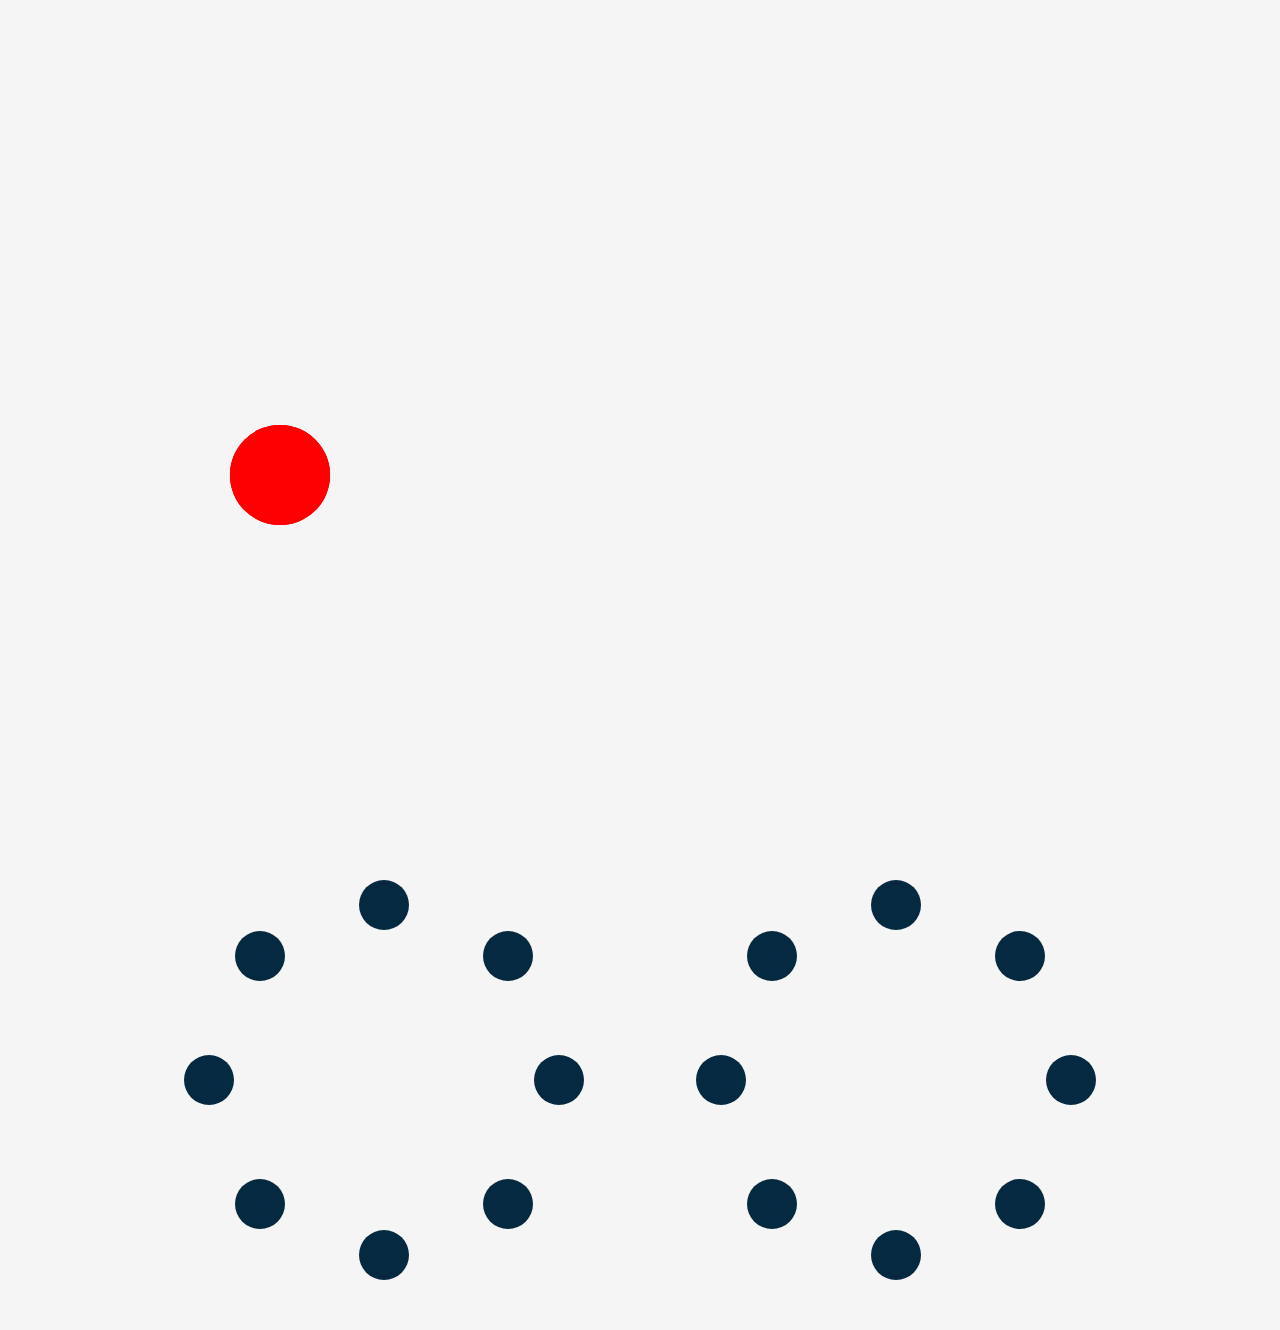
<file: index.html>
<!DOCTYPE html>
<html lang="en">
  <head>
    <meta charset="UTF-8" />
    <meta http-equiv="X-UA-Compatible" content="IE=edge" />
    <meta name="description" content="css animations">
    <meta name="viewport" content="width=device-width, initial-scale=1.0">
    <meta name="author" content="David Avendano" />

    <link rel="preconnect" href="https://fonts.googleapis.com">
    <link rel="preconnect" href="https://fonts.gstatic.com" crossorigin>
    <link href="https://fonts.googleapis.com/css2?family=Roboto&display=swap" rel="stylesheet">
    <link rel="stylesheet" href="./css/style.css">

    <title>css animations</title>

  </head>
  <body>
    <section>
      <div class="holder">
        <div class="mainball main1"></div>
        <div class="mainball main2"></div>
        <div class="mainball main3"></div>
      </div>
    </section>
    <section>
      <div class="animation animation1">
        <div class="ball ball1"></div>
        <div class="ball ball2"></div>
        <div class="ball ball3"></div>
        <div class="ball ball4"></div>
        <div class="ball ball5"></div>
        <div class="ball ball6"></div>
        <div class="ball ball7"></div>
        <div class="ball ball8"></div>
      </div>
      <div class="animation animation2">
        <div class="ball-b ball-b1"></div>
        <div class="ball-b ball-b2"></div>
        <div class="ball-b ball-b3"></div>
        <div class="ball-b ball-b4"></div>
        <div class="ball-b ball-b5"></div>
        <div class="ball-b ball-b6"></div>
        <div class="ball-b ball-b7"></div>
        <div class="ball-b ball-b8"></div>
      </div>
    </section>
  </body>
</html>
</file>
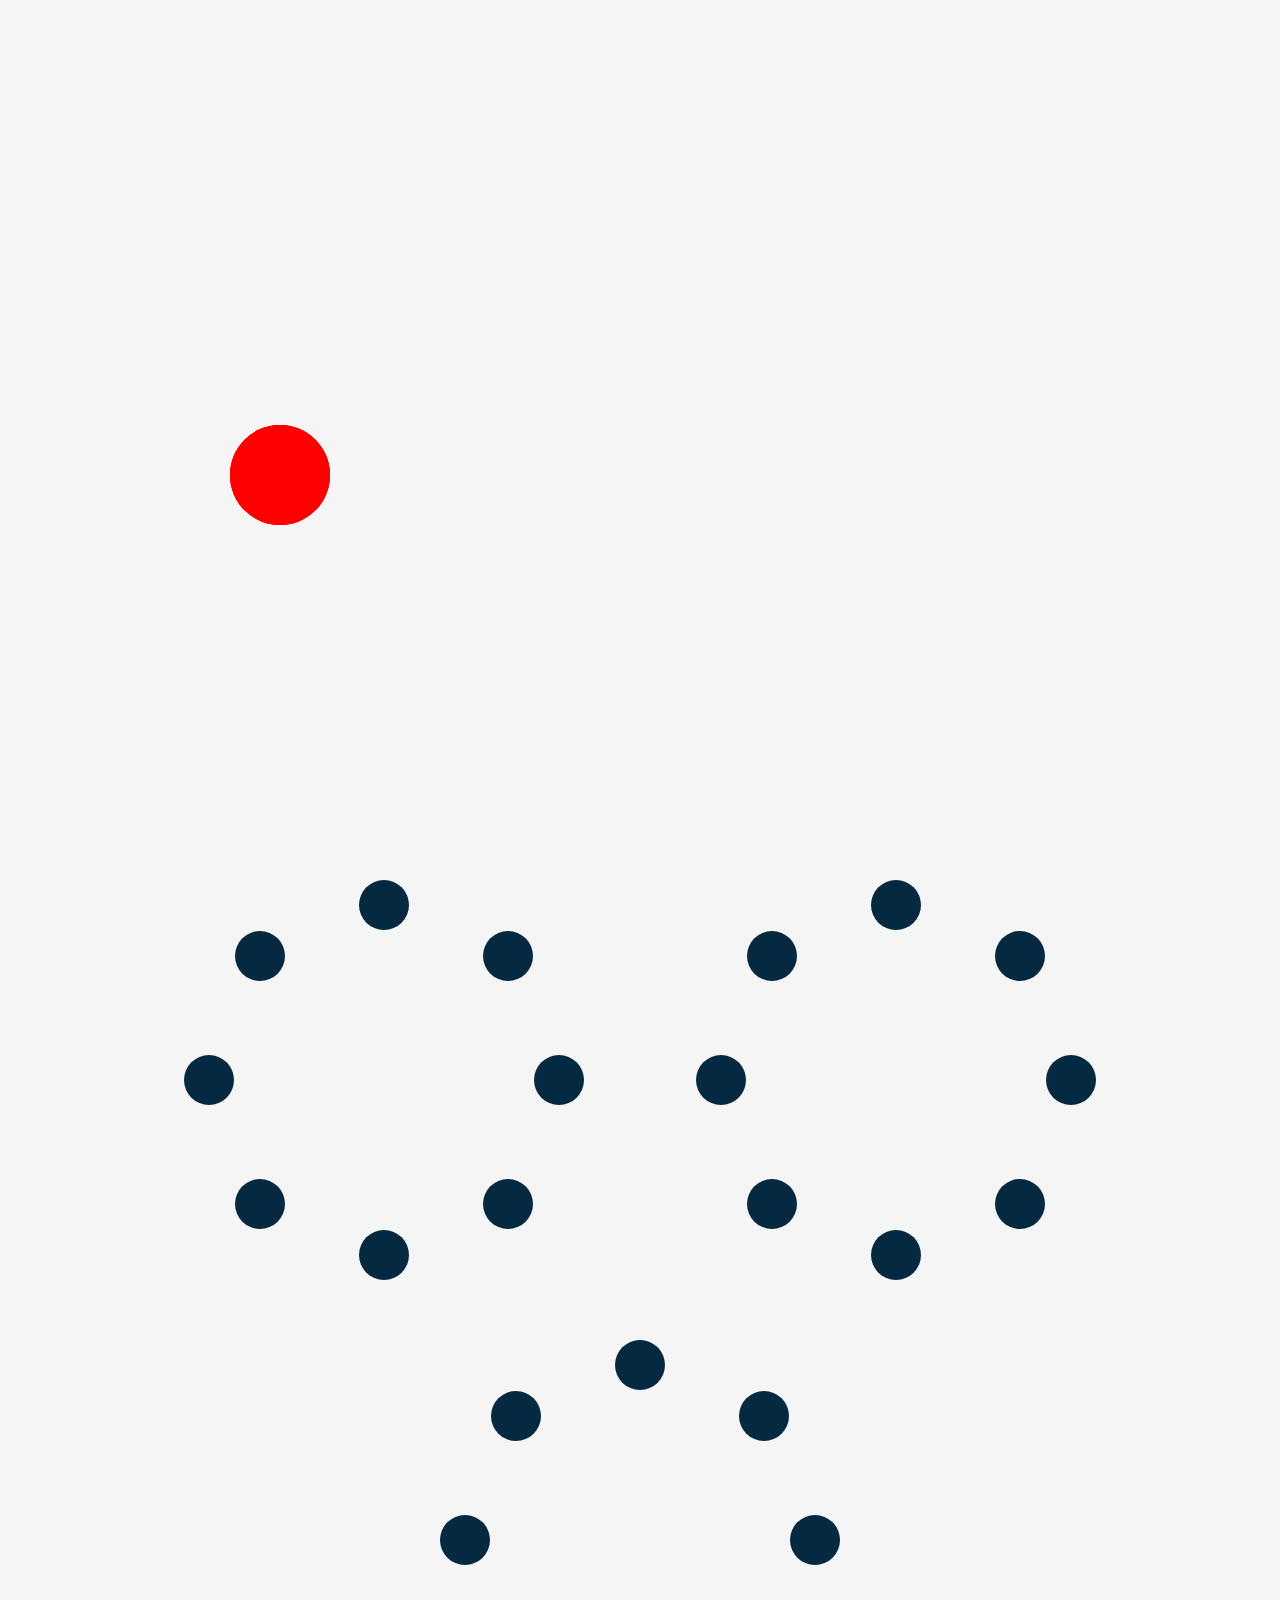
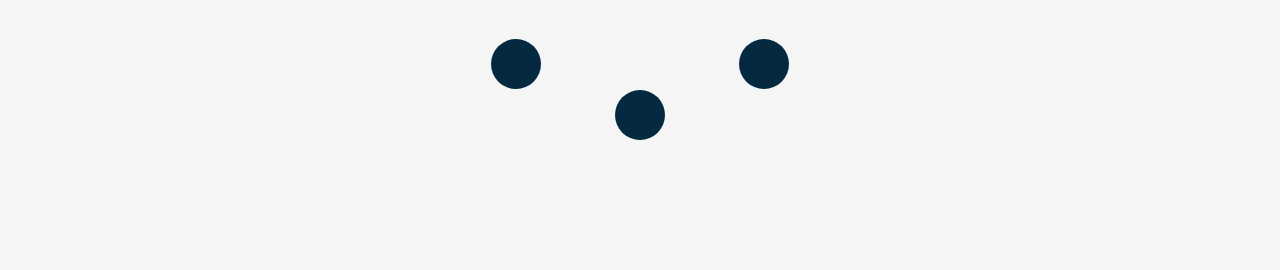
<file: css_animations.html>
<!DOCTYPE html>
<html lang="en">
  <head>
    <meta charset="UTF-8" />
    <meta http-equiv="X-UA-Compatible" content="IE=edge" />
    <meta name="description" content="css animations">
    <meta name="viewport" content="width=device-width, initial-scale=1.0">
    <meta name="author" content="David Avendano" />

    <link rel="preconnect" href="https://fonts.googleapis.com">
    <link rel="preconnect" href="https://fonts.gstatic.com" crossorigin>
    <link href="https://fonts.googleapis.com/css2?family=Roboto&display=swap" rel="stylesheet">
    <link rel="stylesheet" href="./css/style.css">

    <title>css animations</title>

  </head>
  <body>

    <section>
      <div class="holder">
        <div class="mainball main1"></div>
        <div class="mainball main2"></div>
        <div class="mainball main3"></div>
      </div>
    </section>
    
    <section class="page-end">
      <div class="animation animation1">
        <div class="ball ball1"></div>
        <div class="ball ball2"></div>
        <div class="ball ball3"></div>
        <div class="ball ball4"></div>
        <div class="ball ball5"></div>
        <div class="ball ball6"></div>
        <div class="ball ball7"></div>
        <div class="ball ball8"></div>
      </div>
      <div class="animation animation2">
        <div class="ball-b ball-b1"></div>
        <div class="ball-b ball-b2"></div>
        <div class="ball-b ball-b3"></div>
        <div class="ball-b ball-b4"></div>
        <div class="ball-b ball-b5"></div>
        <div class="ball-b ball-b6"></div>
        <div class="ball-b ball-b7"></div>
        <div class="ball-b ball-b8"></div>
      </div>
      <div class="animation animation3">
        <div class="ball-c ball-c1"></div>
        <div class="ball-c ball-c2"></div>
        <div class="ball-c ball-c3"></div>
        <div class="ball-c ball-c4"></div>
        <div class="ball-c ball-c5"></div>
        <div class="ball-c ball-c6"></div>
        <div class="ball-c ball-c7"></div>
        <div class="ball-c ball-c8"></div>
      </div>
    </section>
    
  </body>
</html>
</file>
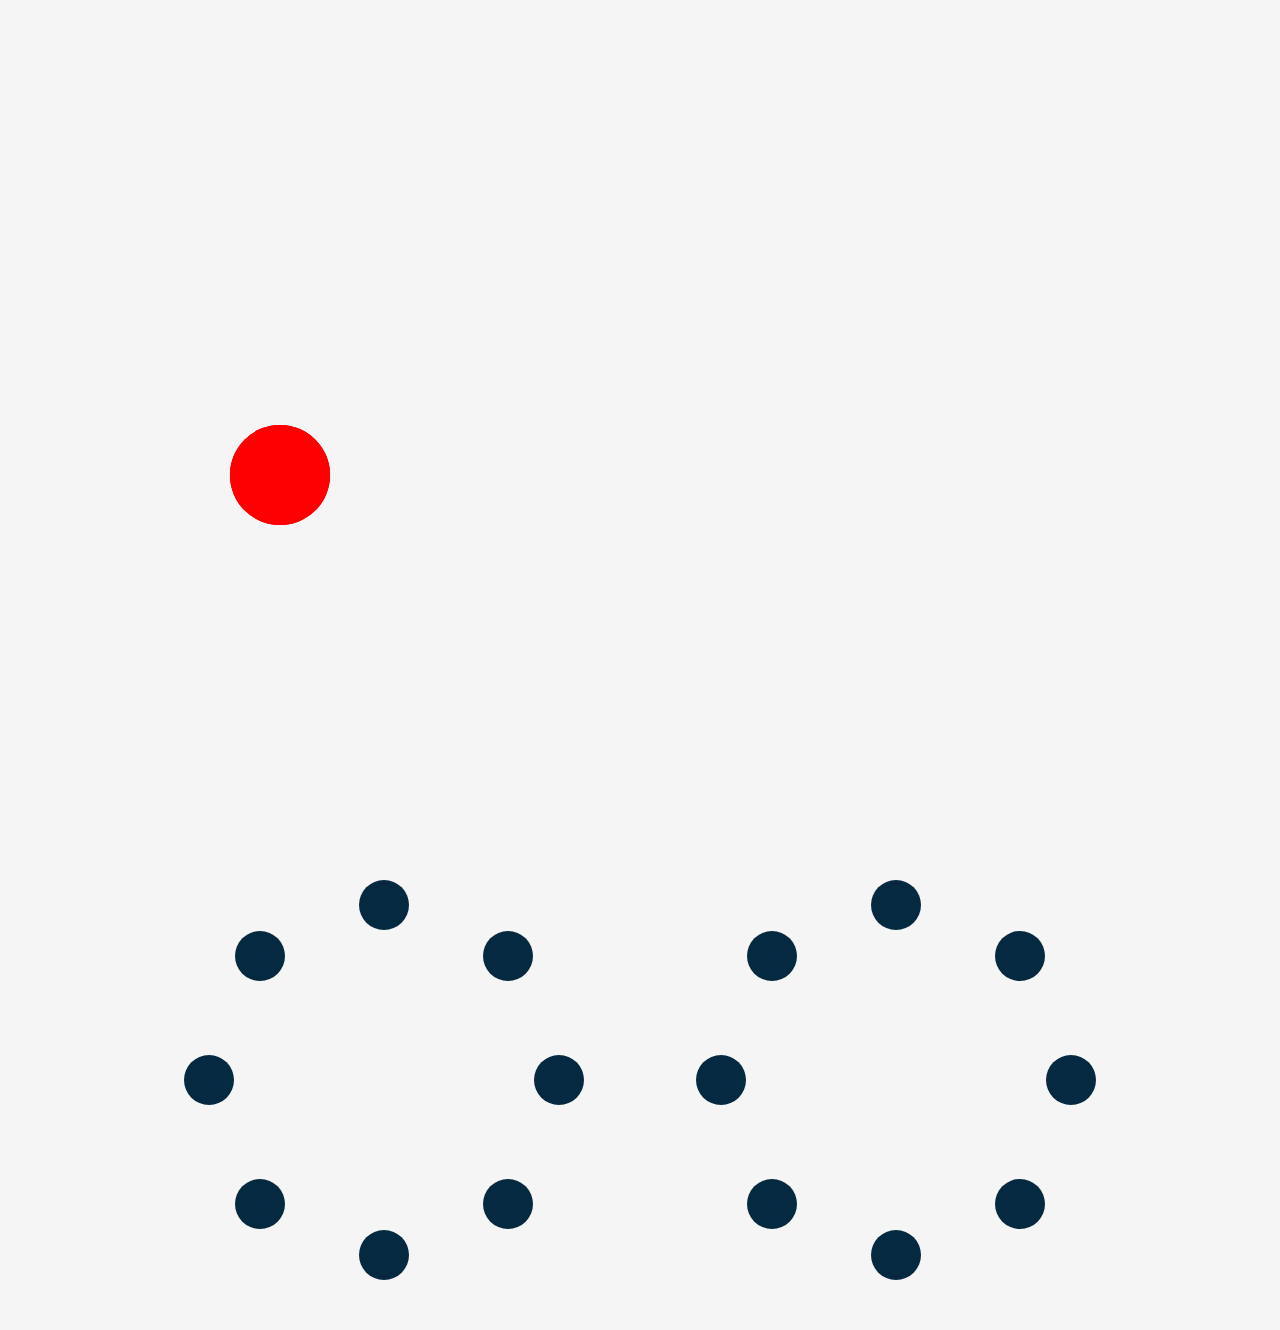
<file: css_animations/css_animations.html>
<!DOCTYPE html>
<html lang="en">
  <head>
    <meta charset="UTF-8" />
    <meta http-equiv="X-UA-Compatible" content="IE=edge" />
    <meta name="description" content="css animations">
    <meta name="viewport" content="width=device-width, initial-scale=1.0">
    <meta name="author" content="David Avendano" />

    <link rel="preconnect" href="https://fonts.googleapis.com">
    <link rel="preconnect" href="https://fonts.gstatic.com" crossorigin>
    <link href="https://fonts.googleapis.com/css2?family=Roboto&display=swap" rel="stylesheet">
    <link rel="stylesheet" href="/css/style.css">

    <title>css animations</title>

  </head>
  <body>
    <section>
      <div class="holder">
        <div class="mainball main1"></div>
        <div class="mainball main2"></div>
        <div class="mainball main3"></div>
      </div>
    </section>
    <section>
      <div class="animation animation1">
        <div class="ball ball1"></div>
        <div class="ball ball2"></div>
        <div class="ball ball3"></div>
        <div class="ball ball4"></div>
        <div class="ball ball5"></div>
        <div class="ball ball6"></div>
        <div class="ball ball7"></div>
        <div class="ball ball8"></div>
      </div>
      <div class="animation animation2">
        <div class="ball-b ball-b1"></div>
        <div class="ball-b ball-b2"></div>
        <div class="ball-b ball-b3"></div>
        <div class="ball-b ball-b4"></div>
        <div class="ball-b ball-b5"></div>
        <div class="ball-b ball-b6"></div>
        <div class="ball-b ball-b7"></div>
        <div class="ball-b ball-b8"></div>
      </div>
    </section>
  </body>
</html>
</file>
<file: css/style.css>
@charset "UTF-8";

html,
body * {
    box-sizing: border-box;
}

html {
    font-size: 16px;
}

body {
    margin: 0;
    padding: 0;
    font-family: 'Roboto', sans-serif;
    background-color: whitesmoke;
    --t1: #042940;
    --t2: #005C53;
    --t3: #9FC131;
    --t4: #DBF227;
    --t5: #D6D58E;
}


section {
    position: relative;
    width: 80%;
    display: flex;
    flex-wrap: wrap;
    margin: 20px auto;

    /* background-color: var(--t3); */
}
.page-end {

    margin-bottom: 100px;
}
.holder {
    width: 80%;
    height: 90vh;
    border-radius: 50%;
    margin: 0 auto;
    display: flex;
    position: relative;
}
/* FIRST ANIMATION */

.mainball {
    width: 100px;
    height: 100px;
    border-radius: 50%;
    background-color: red;
    position: absolute;
    top:50%;
    left: calc((var(--n2)-1) * 22%);
    animation: 3.5s ease-in-out calc((var(--n2)-1) * 0.333s) infinite up;
}

.main1 {
    --n2:1;

}
.main2 {
    --n2:2;
}
.main3 {
    --n2:3;
}

@keyframes up {
    0%,100% {
        transform: translate(0);
    }
    40% {
        opacity: 0.001;
        transform: translate(0,-200px);
        background-color: yellow;
    }

    60% {
        transform: translate(0,100px);
    }

    80% {
        transform: translate(0,-20px);
    }
}


/* SECOND ANIMATION */
.animation {
    width: 400px;
    height: 400px;
    border-radius: 50%;
    margin: 30px auto;
    display: flex;
    position: relative;
    /* background-color: var(--t4); */
}


.ball {
    width: 50px;
    height: 50px;
    border-radius: 50%;
    background-color: var(--t1);
    position: absolute;

}

.ball1 {
    --n: 1;
    top: 175px;
    left: 0;
    animation: lateralA;
    animation-duration: .75s;

}

.ball2 {
    --n: 3;
    top: 0%;
    left: 175px;
    animation: verticalA;
}

.ball3 {
    --n: 7;
    bottom: 0;
    left: 175px;
    animation: verticalB;
}

.ball4 {
    --n: 5;
    top: 175px;
    right: 0%;
    animation: lateralB;
}

.ball5 {
    --n: 2;
    top: 51px;
    left: 51px;
    animation: diagonalTopR;
}

.ball6 {
    --n: 4;
    top: 51px;
    right: 51px;
    animation: diagonalTopL;
}

.ball7 {
    --n: 6;
    bottom: 51px;
    right: 51px;
    animation: diagonalBottomL;
}

.ball8 {
    --n: 8;
    bottom: 51px;
    left: 51px;
    animation: diagonalBottomR;
}

.ball {
    animation-delay: calc((var(--n) - 1) * .375s);
    animation-duration: 3s;
    animation-timing-function: ease-in-out;
    animation-iteration-count: infinite;

}

/* THIRD ANIMATION */
.animation2 {
    animation: 4s rotation infinite;
    /* background-color: var(--t4); */
}


.ball-b {
    width: 50px;
    height: 50px;
    border-radius: 50%;
    background-color: var(--t1);
    position: absolute;

}

.ball-b1 {
    --n: 1;
    top: 175px;
    left: 0;
    animation: lateralA;
    animation-duration: .75s;

}

.ball-b2 {
    --n: 3;
    top: 0%;
    left: 175px;
    animation: verticalA;
}

.ball-b3 {
    --n: 7;
    bottom: 0;
    left: 175px;
    animation: verticalB;
}

.ball-b4 {
    --n: 5;
    top: 175px;
    right: 0%;
    animation: lateralB;
}

.ball-b5 {
    --n: 2;
    top: 51px;
    left: 51px;
    animation: diagonalTopR;
}

.ball-b6 {
    --n: 4;
    top: 51px;
    right: 51px;
    animation: diagonalTopL;
}

.ball-b7 {
    --n: 6;
    bottom: 51px;
    right: 51px;
    animation: diagonalBottomL;
}

.ball-b8 {
    --n: 8;
    bottom: 51px;
    left: 51px;
    animation: diagonalBottomR;
}

.ball-b {
    animation-delay: calc((var(--n) - 1) * 1.5s);
    animation-duration: 1.5s;
    animation-timing-function: ease-in-out;
    animation-iteration-count: infinite;

}
/* FOURTH ANIMATION */


.ball-c {
    width: 50px;
    height: 50px;
    border-radius: 50%;
    background-color: var(--t1);
    position: absolute;

}

.ball-c1 {
    --n: 1;
    top: 175px;
    left: 0;
    animation: lateralA;
    animation-duration: .75s;

}

.ball-c2 {
    --n: 3;
    top: 0%;
    left: 175px;
    animation: verticalA;
}

.ball-c3 {
    --n: 7;
    bottom: 0;
    left: 175px;
    animation: verticalB;
}

.ball-c4 {
    --n: 5;
    top: 175px;
    right: 0%;
    animation: lateralB;
}

.ball-c5 {
    --n: 2;
    top: 51px;
    left: 51px;
    animation: diagonalTopR;
}

.ball-c6 {
    --n: 4;
    top: 51px;
    right: 51px;
    animation: diagonalTopL;
}

.ball-c7 {
    --n: 6;
    bottom: 51px;
    right: 51px;
    animation: diagonalBottomL;
}

.ball-c8 {
    --n: 8;
    bottom: 51px;
    left: 51px;
    animation: diagonalBottomR;
}

.ball-c {
    animation-delay: calc((var(--n) - 1) * 0.75s);
    animation-duration: 1.5s;
    animation-timing-function: ease-in-out;
    animation-iteration-count: infinite;

}

@keyframes rotation {
    0% {
        transform: rotate(0deg);
    }

    33% {
        transform: rotate(180deg);
    }
    66% {
        transform: rotate(-180deg);
    }
    100% {
        transform: rotate(0deg);
    }
}
@keyframes lateralA {

    0% {
        top: 175px;
        left: 0;
        background-color: var(--t1);
    }

    25% {
        background-color: var(--t2);
    }

    50% {
        left: 150px;
        background-color: var(--t3);
    }

    75% {
        background-color: var(--t4);
    }

    100% {
        top: 175px;
        left: 0%;
        background-color: var(--t1);
    }
}

@keyframes lateralB {

    0% {
        top: 175px;
        right: 0;
        background-color: var(--t1);
    }

    25% {
        background-color: var(--t2);
    }

    50% {
        right: 150px;
        background-color: var(--t3);
    }

    75% {
        background-color: var(--t4);
    }

    100% {
        top: 175px;
        right: 0;
        background-color: var(--t1);
    }
}

@keyframes verticalA {

    0% {
        top: 0;
        left: 175px;
        background-color: var(--t1);
    }

    25% {
        background-color: var(--t2);
    }

    50% {
        top: 150px;
        background-color: var(--t3);
    }

    75% {
        background-color: var(--t4);
    }

    100% {
        top: 0;
        left: 175px;
        background-color: var(--t1);
    }
}

@keyframes verticalB {

    0% {
        bottom: 0;
        left: 175px;
        background-color: var(--t1);
    }

    25% {
        background-color: var(--t2);
    }

    50% {
        bottom: 150px;
        background-color: var(--t3);
    }

    75% {
        background-color: var(--t4);
    }

    100% {
        bottom: 0;
        left: 175px;
        background-color: var(--t1);
    }
}

@keyframes diagonalTopR {

    0% {
        top: 51px;
        left: 51px;
        background-color: var(--t1);
    }

    25% {
        background-color: var(--t2);
    }

    50% {

        top: 157px;
        left: 157px;
        background-color: var(--t3);
    }

    75% {
        background-color: var(--t4);
    }

    100% {
        top: 51px;
        left: 51px;
        background-color: var(--t1);
    }
}

@keyframes diagonalTopL {

    0% {
        top: 51px;
        right: 51px;
        background-color: var(--t1);
    }

    25% {
        background-color: var(--t2);
    }

    50% {
        right: 157px;
        top: 157px;
        background-color: var(--t3);
    }

    75% {
        background-color: var(--t4);
    }

    100% {
        top: 51px;
        right: 51px;
        background-color: var(--t1);
    }
}

@keyframes diagonalBottomL {

    0% {
        bottom: 51px;
        right: 51px;
        background-color: var(--t1);
    }

    25% {
        background-color: var(--t2);
    }

    50% {
        right: 157px;
        bottom: 157px;
        background-color: var(--t3);
    }

    75% {
        background-color: var(--t4);
    }

    100% {
        bottom: 51px;
        right: 51px;
        background-color: var(--t1);
    }
}

@keyframes diagonalBottomR {

    0% {
        bottom: 51px;
        left: 51px;
        background-color: var(--t1);
    }

    25% {
        background-color: var(--t2);
    }

    50% {
        left: 157px;
        bottom: 157px;
        background-color: var(--t3);
    }

    75% {
        background-color: var(--t4);
    }

    100% {
        bottom: 51px;
        left: 51px;
        background-color: var(--t1);
    }
}
</file>
